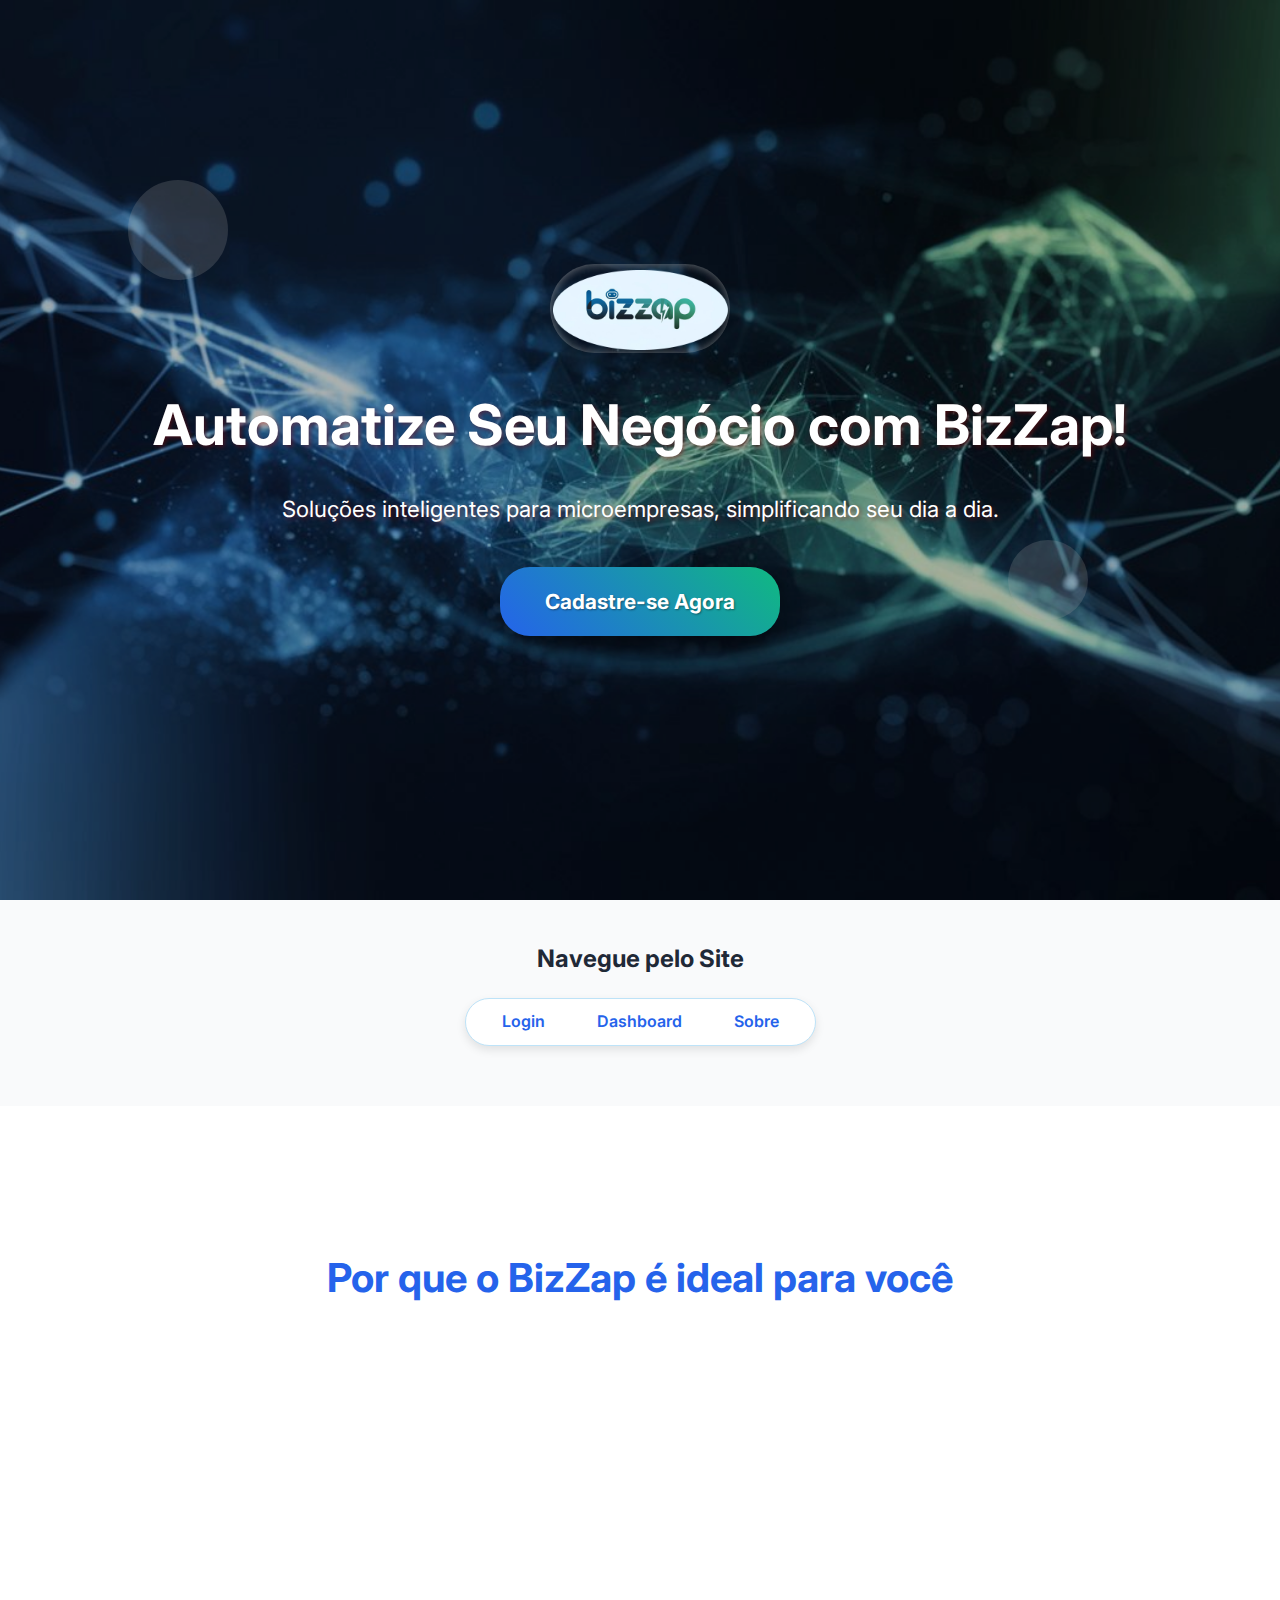
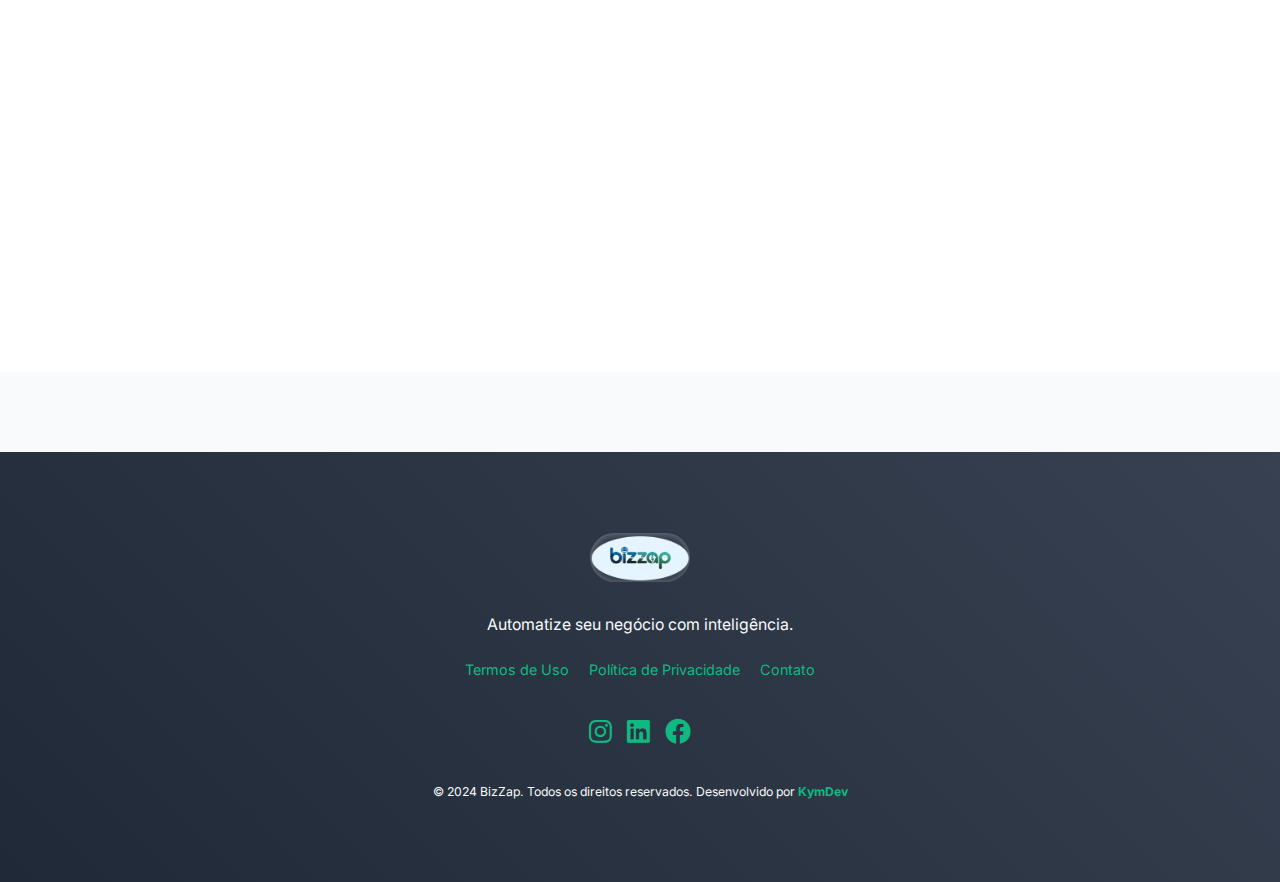
<file: index.html>
<!DOCTYPE html>
<html lang="pt">
<head>
  <meta charset="UTF-8">
  <meta name="viewport" content="width=device-width, initial-scale=1.0">
  <title>BizZap - Automação para Microempresas</title>
  <link rel="stylesheet" href="styles.css">
  <link rel="stylesheet" href="https://cdnjs.cloudflare.com/ajax/libs/font-awesome/6.0.0/css/all.min.css">
  <link href="https://fonts.googleapis.com/css2?family=Inter:wght@400;600;700&display=swap" rel="stylesheet">
</head>
<body>
  <!-- Barra de Progresso do Scroll -->
  <div class="scroll-progress" id="scroll-progress"></div>

  <!-- Cabeçalho com efeito Parallax -->
  <header class="parallax">
    <div class="floating-shapes">
      <div class="shape" style="width: 100px; height: 100px; top: 20%; left: 10%;"></div>
      <div class="shape" style="width: 80px; height: 80px; top: 60%; right: 15%;"></div>
    </div>
    <div class="container">
      <!-- Espaço para a Logo -->
      <div class="logo">
        <img src="imagens/logo2.png" alt="Logo BizZap">
      </div>
      <h1>Automatize Seu Negócio com BizZap!</h1>
      <p class="subtitle">Soluções inteligentes para microempresas, simplificando seu dia a dia.</p>
      <a href="pages/cadastro.html" class="cta-button">Cadastre-se Agora</a>
    </div>
  </header>

  <!-- Seção de Navegação para as Páginas -->
  <section class="links-pages">
    <div class="container">
      <h2>Navegue pelo Site</h2>
      <nav class="pages-nav">
        <ul>
          <li><a href="pages/login.html">Login</a></li>
          <li><a href="pages/dashboard.html">Dashboard</a></li>
          <li><a href="pages/sobre.html">Sobre</a></li>
        </ul>
      </nav>
    </div>
  </section>

  <!-- Seção de Benefícios -->
  <section class="benefits">
    <div class="container">
      <h2>Por que o BizZap é ideal para você</h2>
      <div class="benefits-grid">
        <div class="benefit-item">
          <i class="fas fa-mobile-alt"></i>
          <h3>Mensagens Automatizadas</h3>
          <p>Envie comunicações rápidas via WhatsApp.</p>
        </div>
        <div class="benefit-item">
          <i class="fas fa-chart-line"></i>
          <h3>Previsão de Estoque</h3>
          <p>Insights preditivos para uma gestão eficaz.</p>
        </div>
        <div class="benefit-item">
          <i class="fas fa-robot"></i>
          <h3>Atendimento com IA</h3>
          <p>Chatbot inteligente para suporte 24/7.</p>
        </div>
        <div class="benefit-item">
          <i class="fas fa-database"></i>
          <h3>Integração de Dados</h3>
          <p>Centralize informações e otimize decisões.</p>
        </div>
        <div class="benefit-item">
          <i class="fas fa-headset"></i>
          <h3>Suporte Dedicado</h3>
          <p>Apoio contínuo para maximizar seus resultados.</p>
        </div>
        <div class="benefit-item">
          <i class="fas fa-laptop-code"></i>
          <h3>Interface Intuitiva</h3>
          <p>Design minimalista e de fácil navegação.</p>
        </div>
      </div>
    </div>
  </section>

  <!-- Scripts de Interatividade -->
  <script>
    // Atualiza a barra de progresso conforme o scroll
    window.addEventListener('scroll', () => {
      const scrollProgress = document.getElementById('scroll-progress');
      const windowHeight = document.documentElement.scrollHeight - document.documentElement.clientHeight;
      const scrolled = (window.scrollY / windowHeight) * 100;
      scrollProgress.style.width = scrolled + '%';
    });

    // Animação dos itens da seção de benefícios
    const observer = new IntersectionObserver((entries) => {
      entries.forEach(entry => {
        if (entry.isIntersecting) {
          entry.target.style.opacity = 1;
          entry.target.style.transform = 'translateY(0)';
        }
      });
    });
    document.querySelectorAll('.benefit-item').forEach((el) => {
      el.style.opacity = 0;
      el.style.transform = 'translateY(30px)';
      observer.observe(el);
    });
  </script>

  <!-- Rodapé -->
  <footer class="site-footer">
    <div class="container">
      <div class="footer-content">
        <!-- Branding -->
        <div class="footer-branding">
          <img src="imagens/logo2.png" alt="Logo BizZap" class="footer-logo">
          <p class="footer-tagline">Automatize seu negócio com inteligência.</p>
        </div>
        <!-- Links Úteis -->
        <div class="footer-links">
          <a href="#">Termos de Uso</a>
          <a href="#">Política de Privacidade</a>
          <a href="#">Contato</a>
        </div>
        <!-- Ícones Sociais -->
        <div class="social-links">
          <a href="#" target="_blank" class="social-link"><i class="fab fa-instagram"></i></a>
          <a href="#" target="_blank" class="social-link"><i class="fab fa-linkedin"></i></a>
          <a href="#" target="_blank" class="social-link"><i class="fab fa-facebook"></i></a>
        </div>
        <!-- Créditos -->
        <div class="footer-credit">
          <p>© 2024 BizZap. Todos os direitos reservados. Desenvolvido por <a href="https://github.com/KymDev" class="credit-link" target="_blank">KymDev</a></p>
        </div>
      </div>
    </div>
  </footer>
</body>
</html>
</file>
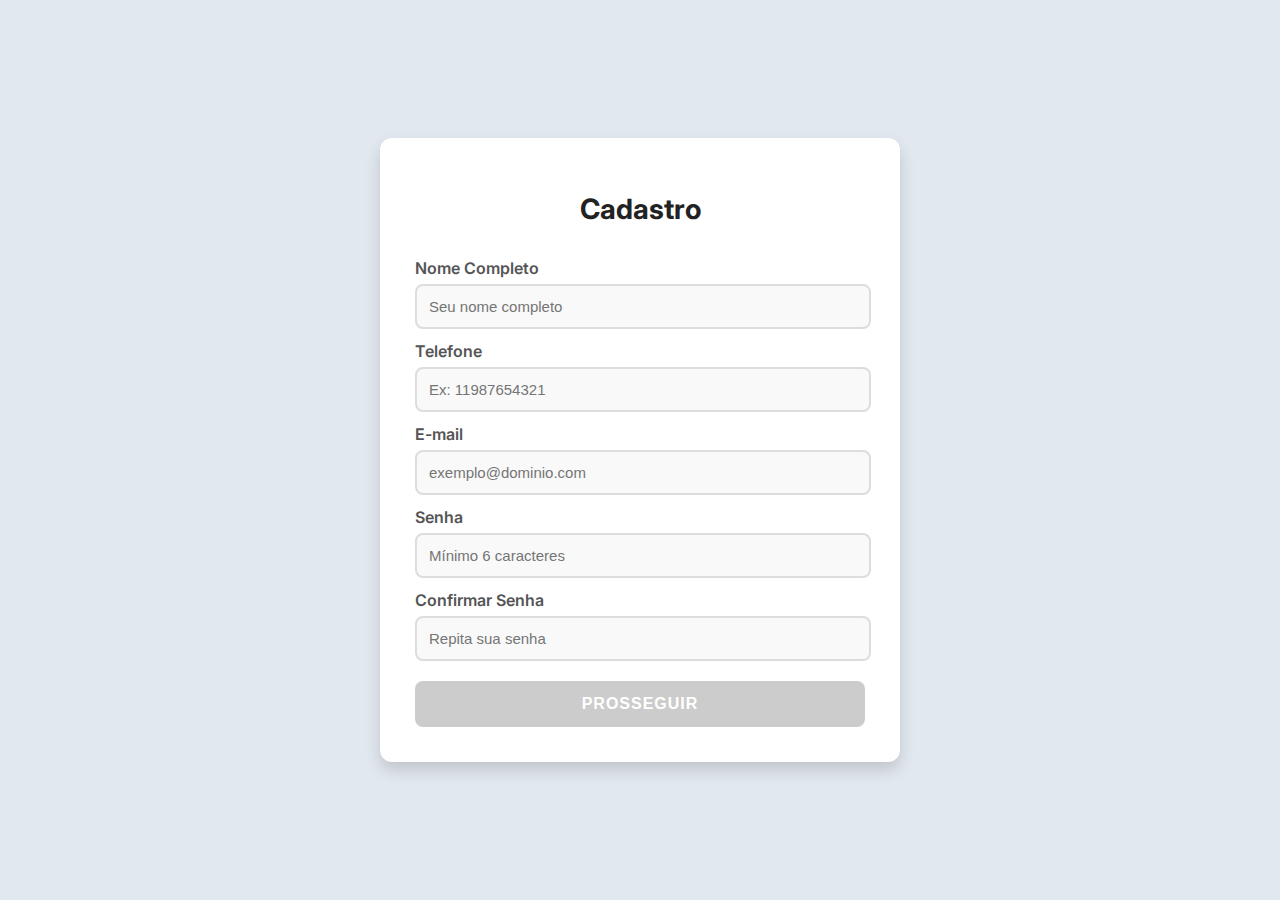
<file: pages/cadastro.html>
<!DOCTYPE html>
<html lang="pt">
<head>
  <meta charset="UTF-8">
  <meta name="viewport" content="width=device-width, initial-scale=1.0">
  <title>Cadastro - BizZap</title>
  <link rel="stylesheet" href="cadastro.css">
</head>
<body>
  <div class="container">
    <h1>Cadastro</h1>
    <form id="cadastroForm">
      <label for="nome">Nome Completo</label>
      <input type="text" id="nome" name="nome" placeholder="Seu nome completo" required>

      <label for="telefone">Telefone</label>
      <input type="tel" id="telefone" name="telefone" pattern="[0-9]{10,11}" placeholder="Ex: 11987654321" required>

      <label for="email">E-mail</label>
      <input type="email" id="email" name="email" placeholder="exemplo@dominio.com" required>

      <label for="senha">Senha</label>
      <input type="password" id="senha" name="senha" placeholder="Mínimo 6 caracteres" minlength="6" required>

      <label for="confirmarSenha">Confirmar Senha</label>
      <input type="password" id="confirmarSenha" name="confirmarSenha" placeholder="Repita sua senha" required>

      <button type="submit" id="prosseguirBtn" disabled>Prosseguir</button>
    </form>
  </div>

  <script>
    document.addEventListener("DOMContentLoaded", function() {
      const form = document.getElementById("cadastroForm");
      const nome = document.getElementById("nome");
      const telefone = document.getElementById("telefone");
      const email = document.getElementById("email");
      const senha = document.getElementById("senha");
      const confirmarSenha = document.getElementById("confirmarSenha");
      const prosseguirBtn = document.getElementById("prosseguirBtn");

      function validateForm() {
        // Se o formulário é válido e as senhas coincidem, habilita o botão
        if (form.checkValidity() && senha.value === confirmarSenha.value) {
          prosseguirBtn.disabled = false;
        } else {
          prosseguirBtn.disabled = true;
        }
      }

      form.addEventListener("input", validateForm);

      form.addEventListener("submit", function(e) {
        e.preventDefault();
        if (senha.value !== confirmarSenha.value) {
          alert("As senhas não coincidem!");
          return;
        }
        // Armazena dados básicos (opcional, para uso na página de pagamento)
        localStorage.setItem("nome", nome.value);
        localStorage.setItem("telefone", telefone.value);
        localStorage.setItem("email", email.value);

        // Redireciona para a página de pagamento
        window.location.href = "../pages/pagamento.html";
      });
    });
  </script>
</body>
</html>
</file>
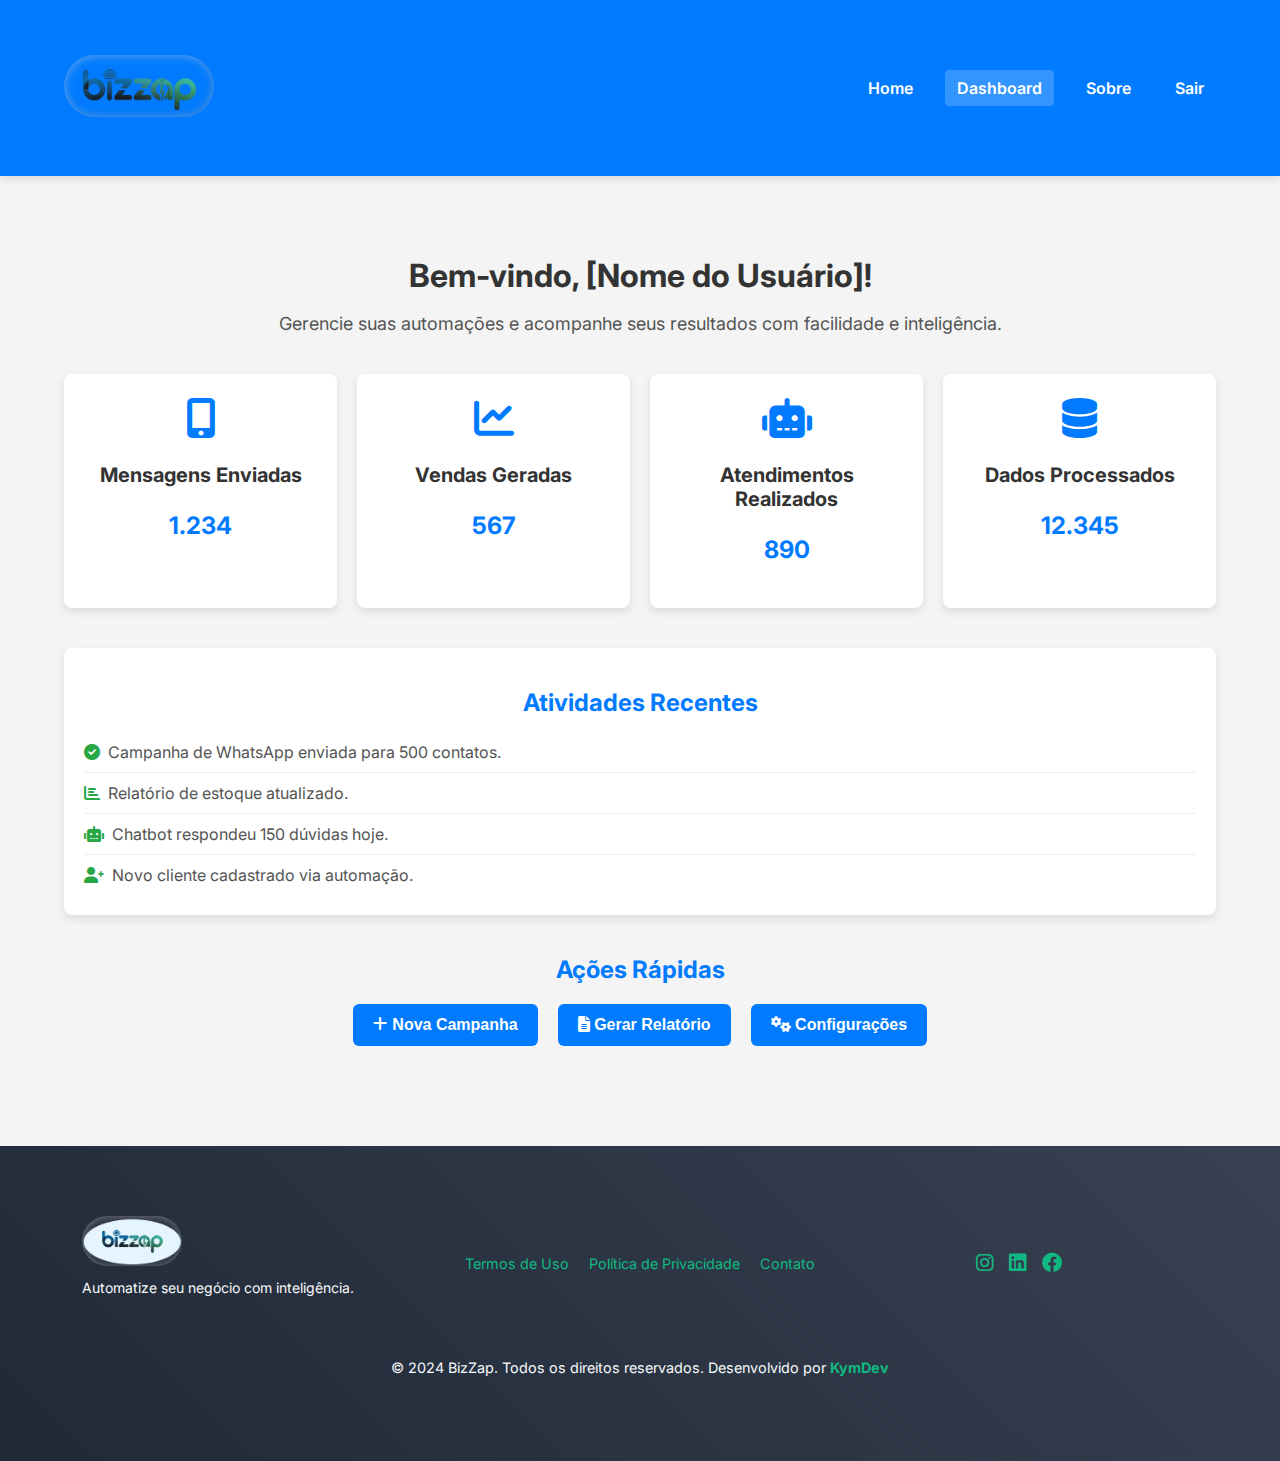
<file: pages/dashboard.html>
<!DOCTYPE html>
<html lang="pt">
<head>
  <meta charset="UTF-8">
  <meta name="viewport" content="width=device-width, initial-scale=1.0">
  <title>Dashboard - BizZap</title>
  <link rel="stylesheet" href="dash.css">
  <link rel="stylesheet" href="https://cdnjs.cloudflare.com/ajax/libs/font-awesome/6.0.0/css/all.min.css">
  <link href="https://fonts.googleapis.com/css2?family=Inter:wght@400;600;700&display=swap" rel="stylesheet">
</head>
<body>
  <!-- Cabeçalho -->
  <header class="site-header">
    <div class="container">
      <div class="logo">
        <img src="/imagens/logo.png" alt="Logo BizZap">
      </div>
      <nav class="main-nav">
        <ul>
          <li><a href="/index.html">Home</a></li>
          <li><a href="dashboard.html" class="active">Dashboard</a></li>
          <li><a href="sobre.html">Sobre</a></li>
          <li><a href="logout.html">Sair</a></li>
        </ul>
      </nav>
    </div>
  </header>

  <!-- Conteúdo Principal -->
  <main class="container">
    <!-- Seção de Boas-Vindas -->
    <section class="welcome-section">
      <h1>Bem-vindo, [Nome do Usuário]!</h1>
      <p>Gerencie suas automações e acompanhe seus resultados com facilidade e inteligência.</p>
    </section>

    <!-- Seção de Métricas -->
    <section class="metrics-section">
      <div class="metric-card">
        <div class="icon"><i class="fas fa-mobile-alt"></i></div>
        <h3>Mensagens Enviadas</h3>
        <p>1.234</p>
      </div>
      <div class="metric-card">
        <div class="icon"><i class="fas fa-chart-line"></i></div>
        <h3>Vendas Geradas</h3>
        <p>567</p>
      </div>
      <div class="metric-card">
        <div class="icon"><i class="fas fa-robot"></i></div>
        <h3>Atendimentos Realizados</h3>
        <p>890</p>
      </div>
      <div class="metric-card">
        <div class="icon"><i class="fas fa-database"></i></div>
        <h3>Dados Processados</h3>
        <p>12.345</p>
      </div>
    </section>

    <!-- Seção de Atividades Recentes -->
    <section class="activity-section">
      <h2>Atividades Recentes</h2>
      <ul class="activity-list">
        <li><i class="fas fa-check-circle"></i> Campanha de WhatsApp enviada para 500 contatos.</li>
        <li><i class="fas fa-chart-bar"></i> Relatório de estoque atualizado.</li>
        <li><i class="fas fa-robot"></i> Chatbot respondeu 150 dúvidas hoje.</li>
        <li><i class="fas fa-user-plus"></i> Novo cliente cadastrado via automação.</li>
      </ul>
    </section>

    <!-- Seção de Ações Rápidas -->
    <section class="quick-actions">
      <h2>Ações Rápidas</h2>
      <div class="actions-buttons">
        <button class="action-btn"><i class="fas fa-plus"></i> Nova Campanha</button>
        <button class="action-btn"><i class="fas fa-file-alt"></i> Gerar Relatório</button>
        <button class="action-btn"><i class="fas fa-cogs"></i> Configurações</button>
      </div>
    </section>
  </main>

  <!-- Rodapé -->
  <footer class="site-footer">
    <div class="container">
      <div class="footer-content">
        <!-- Branding do Rodapé -->
        <div class="footer-branding">
          <img src="/imagens/logo2.png" alt="Logo BizZap" class="footer-logo">
          <p class="footer-tagline">Automatize seu negócio com inteligência.</p>
        </div>
        <!-- Links Úteis -->
        <div class="footer-links">
          <a href="/terms/termosuso.html" target="_blank">Termos de Uso</a>
          <a href="/terms/polipriv.html" target="_blank">Política de Privacidade</a>
          <a href="/terms/contatos.html" target="_blank">Contato</a>
        </div>
        <!-- Redes Sociais -->
        <div class="social-links">
          <a href="#" target="_blank" class="social-link"><i class="fab fa-instagram"></i></a>
          <a href="#" target="_blank" class="social-link"><i class="fab fa-linkedin"></i></a>
          <a href="#" target="_blank" class="social-link"><i class="fab fa-facebook"></i></a>
        </div>
        <!-- Créditos -->
        <div class="footer-credit">
          <p>© 2024 BizZap. Todos os direitos reservados. Desenvolvido por <a href="https://github.com/KymDev" target="_blank" class="credit-link">KymDev</a></p>
        </div>
      </div>
    </div>
  </footer>
</body>
</html>
</file>
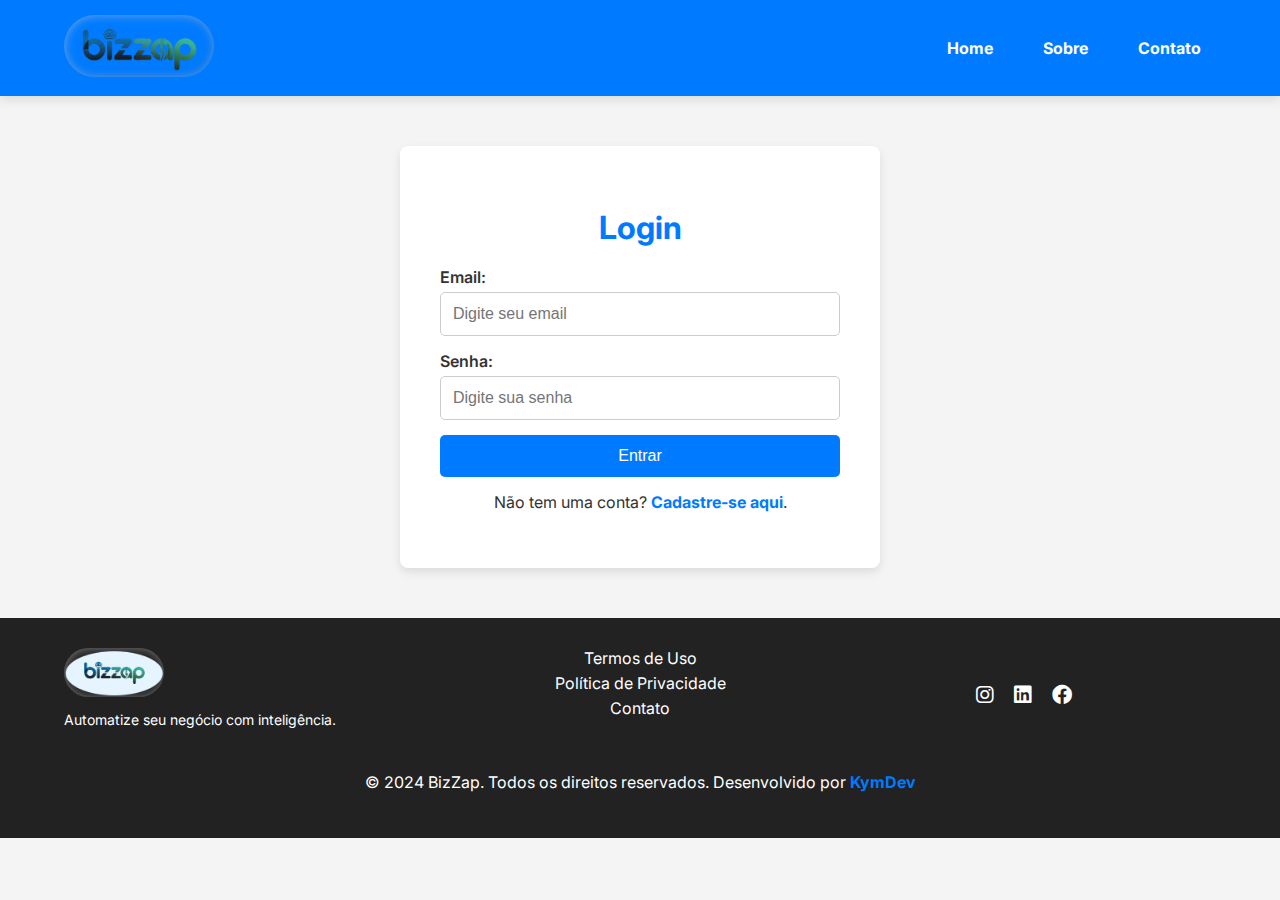
<file: pages/login.html>
<!DOCTYPE html>
<html lang="pt">
<head>
  <meta charset="UTF-8">
  <meta name="viewport" content="width=device-width, initial-scale=1.0">
  <title>Login - BizZap</title>
  <link rel="stylesheet" href="pages.css">
  <link rel="stylesheet" href="https://cdnjs.cloudflare.com/ajax/libs/font-awesome/6.0.0/css/all.min.css">
  <link href="https://fonts.googleapis.com/css2?family=Inter:wght@400;600;700&display=swap" rel="stylesheet">
</head>
<body>
  <!-- Cabeçalho padrão -->
  <header class="site-header">
    <div class="container">
      <div class="logo">
        <img src="/imagens/logo.png" alt="Logo BizZap">
      </div>
      <nav class="main-nav">
        <ul>
          <li><a href=".\index.html">Home</a></li>
          <li><a href="sobre.html">Sobre</a></li>
          <li><a href="contato.html">Contato</a></li>
        </ul>
      </nav>
    </div>
  </header>

  <!-- Conteúdo Principal - Login -->
  <main class="container">
    <h1>Login</h1>
    <form action="#" method="post" class="form-login">
      <label for="email">Email:</label>
      <input type="email" id="email" name="email" placeholder="Digite seu email" required>
      
      <label for="senha">Senha:</label>
      <input type="password" id="senha" name="senha" placeholder="Digite sua senha" required>
      
      <button type="submit" class="btn">Entrar</button>
    </form>
    <p>Não tem uma conta? <a href="cadastro.html">Cadastre-se aqui</a>.</p>
  </main>

  <!-- Rodapé -->
  <footer class="site-footer">
    <div class="container">
      <div class="footer-content">
        <!-- Branding -->
        <div class="footer-branding">
          <img src="/imagens/logo2.png" alt="Logo BizZap" class="footer-logo">
          <p class="footer-tagline">Automatize seu negócio com inteligência.</p>
        </div>
        <!-- Links Úteis -->
        <div class="footer-links">
            <a href="/terms/termosuso.html" target="_blank">Termos de Uso</a>
          <a href="/terms/polipriv.html" target="_blank">Política de Privacidade</a>
          <a href="/terms/contatos.html" target="_blank">Contato</a>
    
        </div>
        <!-- Ícones Sociais -->
        <div class="social-links">
          <a href="#" target="_blank" class="social-link"><i class="fab fa-instagram"></i></a>
          <a href="#" target="_blank" class="social-link"><i class="fab fa-linkedin"></i></a>
          <a href="#" target="_blank" class="social-link"><i class="fab fa-facebook"></i></a>
        </div>
        <!-- Créditos -->
        <div class="footer-credit">
          <p>© 2024 BizZap. Todos os direitos reservados. Desenvolvido por <a href="https://github.com/KymDev" class="credit-link" target="_blank">KymDev</a></p>
        </div>
      </div>
    </div>
  </footer>
</body>
</html>
</file>
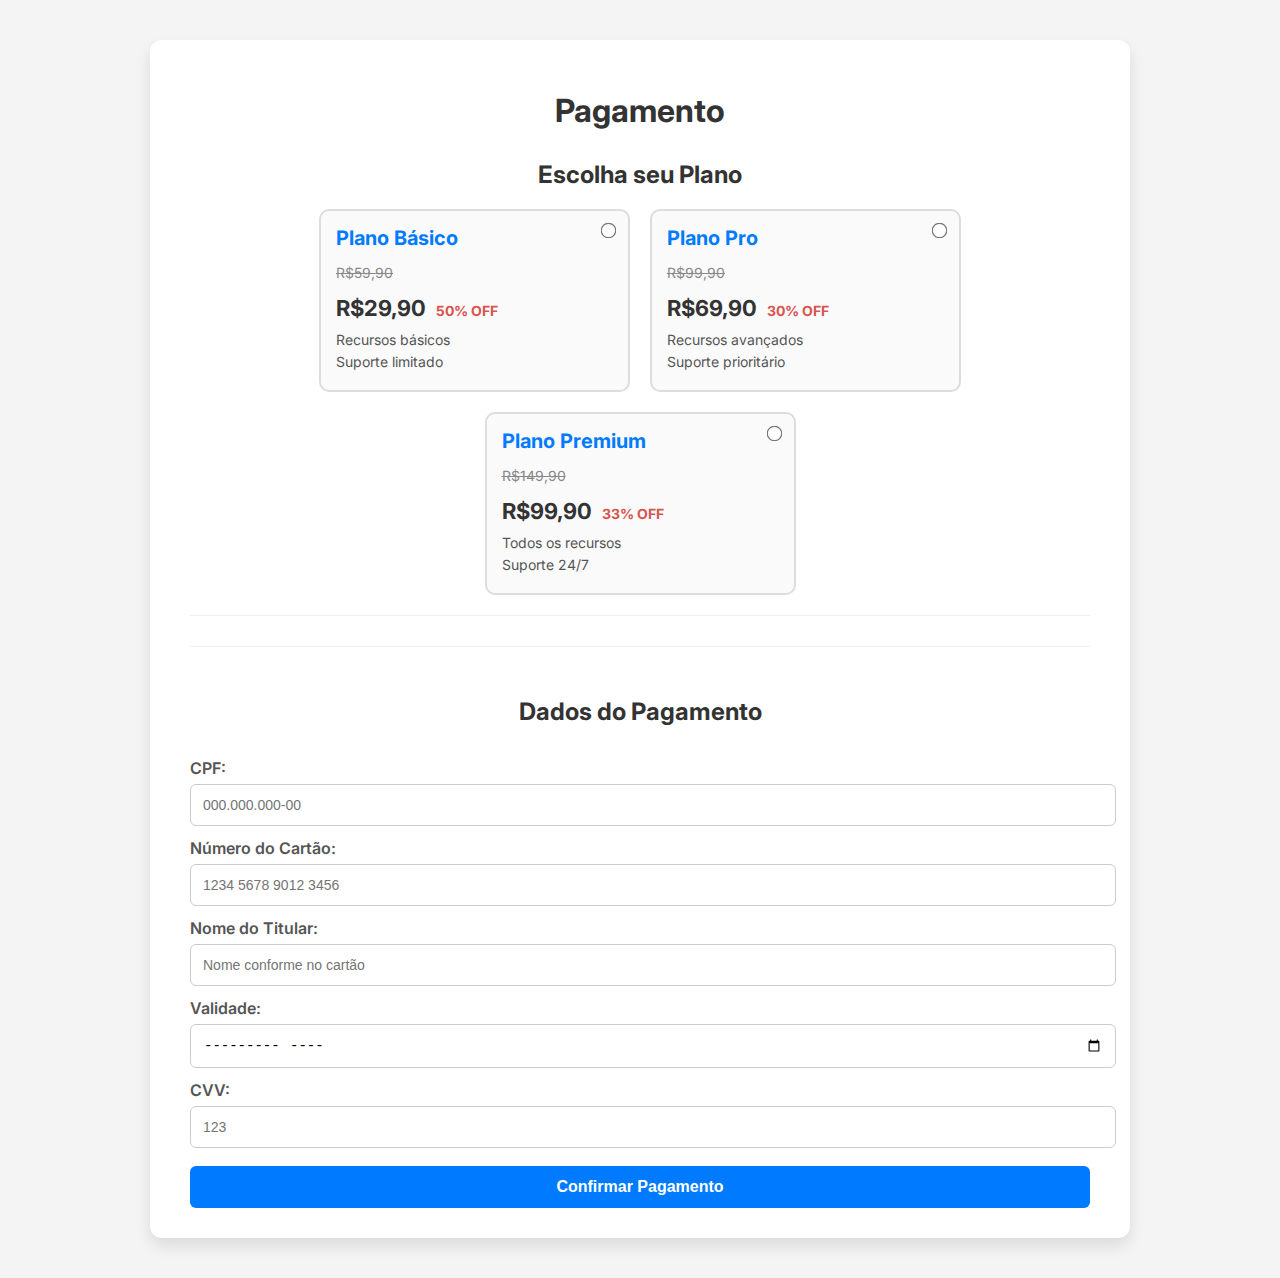
<file: pages/pagamento.html>
<!DOCTYPE html>
<html lang="pt">
<head>
  <meta charset="UTF-8">
  <meta name="viewport" content="width=device-width, initial-scale=1.0">
  <title>Pagamento - BizZap</title>
  <link rel="stylesheet" href="pagamento.css">
  <link href="https://fonts.googleapis.com/css2?family=Inter:wght@400;600;700&display=swap" rel="stylesheet">
</head>
<body>
  <div class="container">
    <h1>Pagamento</h1>

    <!-- Seção de Seleção de Plano -->
    <section class="plan-selection">
      <h2>Escolha seu Plano</h2>
      <div class="plan-cards">
        <div class="plan-card">
          <input type="radio" id="plano-basico" name="plano" value="basico">
          <label for="plano-basico">
            <h3>Plano Básico</h3>
            <p class="old-price">R$59,90</p>
            <p class="new-price">R$29,90 <span class="discount">50% OFF</span></p>
            <ul class="features">
              <li>Recursos básicos</li>
              <li>Suporte limitado</li>
            </ul>
          </label>
        </div>
        <div class="plan-card">
          <input type="radio" id="plano-pro" name="plano" value="pro">
          <label for="plano-pro">
            <h3>Plano Pro</h3>
            <p class="old-price">R$99,90</p>
            <p class="new-price">R$69,90 <span class="discount">30% OFF</span></p>
            <ul class="features">
              <li>Recursos avançados</li>
              <li>Suporte prioritário</li>
            </ul>
          </label>
        </div>
        <div class="plan-card">
          <input type="radio" id="plano-premium" name="plano" value="premium">
          <label for="plano-premium">
            <h3>Plano Premium</h3>
            <p class="old-price">R$149,90</p>
            <p class="new-price">R$99,90 <span class="discount">33% OFF</span></p>
            <ul class="features">
              <li>Todos os recursos</li>
              <li>Suporte 24/7</li>
            </ul>
          </label>
        </div>
      </div>
    </section>

    <!-- Seção de Detalhes do Pagamento -->
    <section class="payment-details">
      <h2>Dados do Pagamento</h2>
      <form id="paymentForm">
        <label for="cpf">CPF:</label>
        <input type="text" id="cpf" name="cpf" placeholder="000.000.000-00" required>
        
        <label for="cartao">Número do Cartão:</label>
        <input type="text" id="cartao" name="cartao" placeholder="1234 5678 9012 3456" required>
        
        <label for="nomeCartao">Nome do Titular:</label>
        <input type="text" id="nomeCartao" name="nomeCartao" placeholder="Nome conforme no cartão" required>
        
        <label for="validade">Validade:</label>
        <input type="month" id="validade" name="validade" required>
        
        <label for="cvv">CVV:</label>
        <input type="text" id="cvv" name="cvv" placeholder="123" required>
        
        <button type="submit">Confirmar Pagamento</button>
      </form>
    </section>

    <!-- Seção de Confirmação do Plano Selecionado -->
    <section class="confirmation" id="confirmationSection" style="display: none;">
      <h2>Confirmação do Plano</h2>
      <p id="selectedPlanInfo"></p>
    </section>
  </div>

  <script>
    // Lógica para exibir a confirmação do plano selecionado ao enviar o formulário
    const paymentForm = document.getElementById('paymentForm');
    const confirmationSection = document.getElementById('confirmationSection');
    const selectedPlanInfo = document.getElementById('selectedPlanInfo');

    paymentForm.addEventListener('submit', function(e) {
      e.preventDefault();
      
      // Verifica se um plano foi selecionado
      const planRadios = document.getElementsByName('plano');
      let selectedPlan = null;
      planRadios.forEach(radio => {
        if (radio.checked) {
          selectedPlan = radio.value;
        }
      });

      if (!selectedPlan) {
        alert('Por favor, selecione um plano.');
        return;
      }

      let planText = '';
      if (selectedPlan === 'basico') {
        planText = 'Você escolheu o Plano Básico: R$29,90 (de R$59,90, 50% OFF)';
      } else if (selectedPlan === 'pro') {
        planText = 'Você escolheu o Plano Pro: R$69,90 (de R$99,90, 30% OFF)';
      } else if (selectedPlan === 'premium') {
        planText = 'Você escolheu o Plano Premium: R$99,90 (de R$149,90, 33% OFF)';
      }
      
      selectedPlanInfo.textContent = planText;
      confirmationSection.style.display = 'block';

      // Aqui você pode enviar os dados para o servidor ou proceder com o processamento do pagamento.
      window.location.href = "../pages/dashboard.html";
    });
  </script>
</body>
</html>
</file>
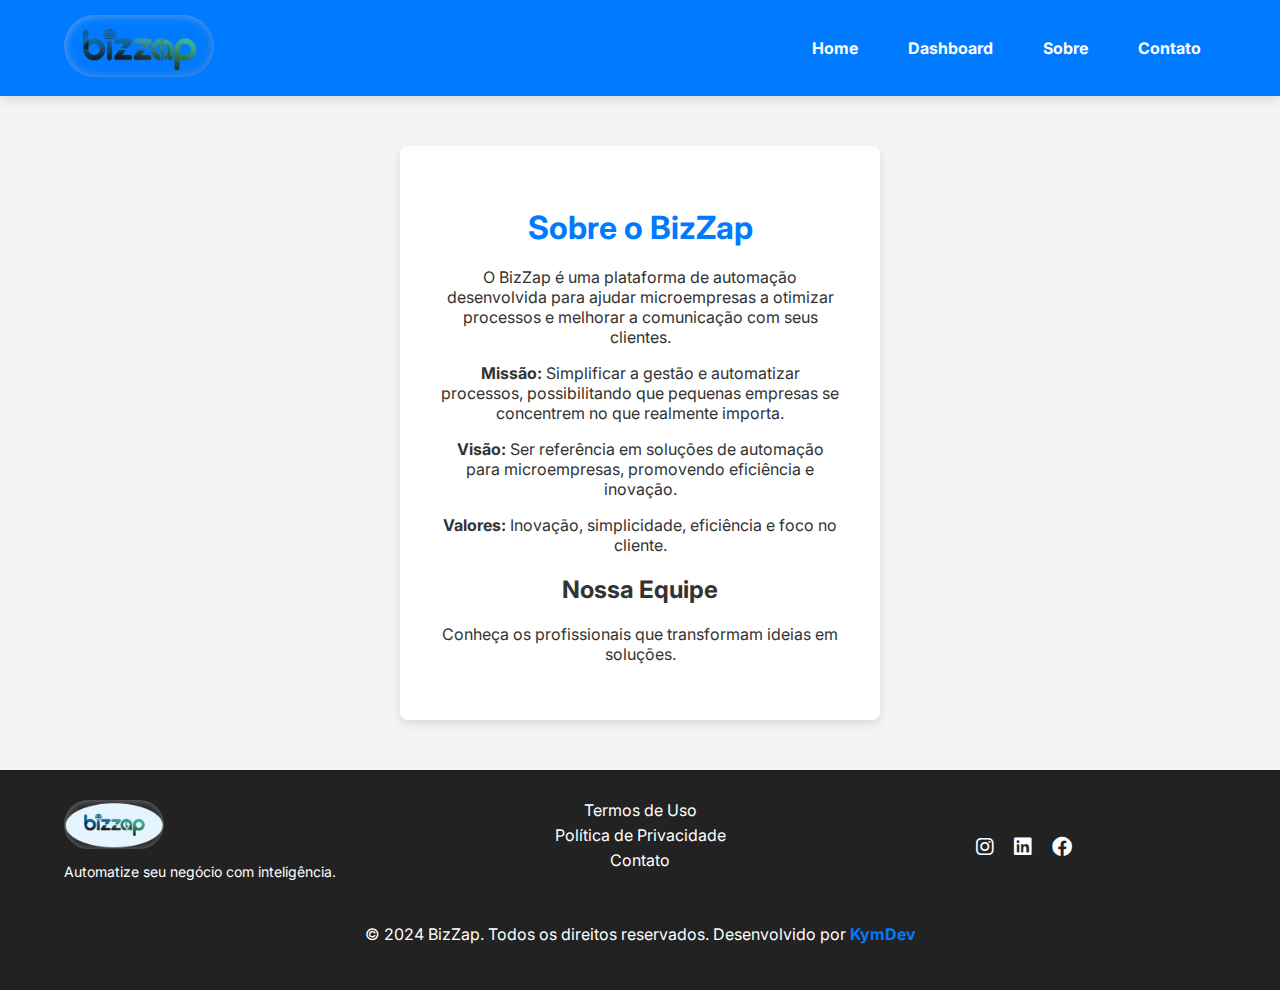
<file: pages/sobre.html>
<!DOCTYPE html>
<html lang="pt">
<head>
  <meta charset="UTF-8">
  <meta name="viewport" content="width=device-width, initial-scale=1.0">
  <title>Sobre - BizZap</title>
  <link rel="stylesheet" href="pages.css">
  <link rel="stylesheet" href="https://cdnjs.cloudflare.com/ajax/libs/font-awesome/6.0.0/css/all.min.css">
  <link href="https://fonts.googleapis.com/css2?family=Inter:wght@400;600;700&display=swap" rel="stylesheet">
</head>
<body>
  <!-- Cabeçalho padrão -->
  <header class="site-header">
    <div class="container">
      <div class="logo">
        <img src="/imagens/logo.png" alt="Logo BizZap">
      </div>
      <nav class="main-nav">
        <ul>
          <li><a href="index.html">Home</a></li>
          <li><a href="dashboard.html">Dashboard</a></li>
          <li><a href="sobre.html" class="active">Sobre</a></li>
          <li><a href="contato.html">Contato</a></li>
        </ul>
      </nav>
    </div>
  </header>

  <!-- Conteúdo Principal - Sobre -->
  <main class="container">
    <h1>Sobre o BizZap</h1>
    <p>O BizZap é uma plataforma de automação desenvolvida para ajudar microempresas a otimizar processos e melhorar a comunicação com seus clientes.</p>
    <p><strong>Missão:</strong> Simplificar a gestão e automatizar processos, possibilitando que pequenas empresas se concentrem no que realmente importa.</p>
    <p><strong>Visão:</strong> Ser referência em soluções de automação para microempresas, promovendo eficiência e inovação.</p>
    <p><strong>Valores:</strong> Inovação, simplicidade, eficiência e foco no cliente.</p>
    <h2>Nossa Equipe</h2>
    <p>Conheça os profissionais que transformam ideias em soluções.</p>
    <!-- Você pode adicionar fotos e descrições da equipe aqui -->
  </main>

  <!-- Rodapé -->
  <footer class="site-footer">
    <div class="container">
      <div class="footer-content">
        <!-- Branding -->
        <div class="footer-branding">
          <img src="/imagens/logo2.png" alt="Logo BizZap" class="footer-logo">
          <p class="footer-tagline">Automatize seu negócio com inteligência.</p>
        </div>
        <!-- Links Úteis -->
        <div class="footer-links">
          <a href="#">Termos de Uso</a>
          <a href="#">Política de Privacidade</a>
          <a href="#">Contato</a>
        </div>
        <!-- Ícones Sociais -->
        <div class="social-links">
          <a href="#" target="_blank" class="social-link"><i class="fab fa-instagram"></i></a>
          <a href="#" target="_blank" class="social-link"><i class="fab fa-linkedin"></i></a>
          <a href="#" target="_blank" class="social-link"><i class="fab fa-facebook"></i></a>
        </div>
        <!-- Créditos -->
        <div class="footer-credit">
          <p>© 2024 BizZap. Todos os direitos reservados. Desenvolvido por <a href="https://github.com/KymDev" class="credit-link" target="_blank">KymDev</a></p>
        </div>
      </div>
    </div>
  </footer>
</body>
</html>
</file>
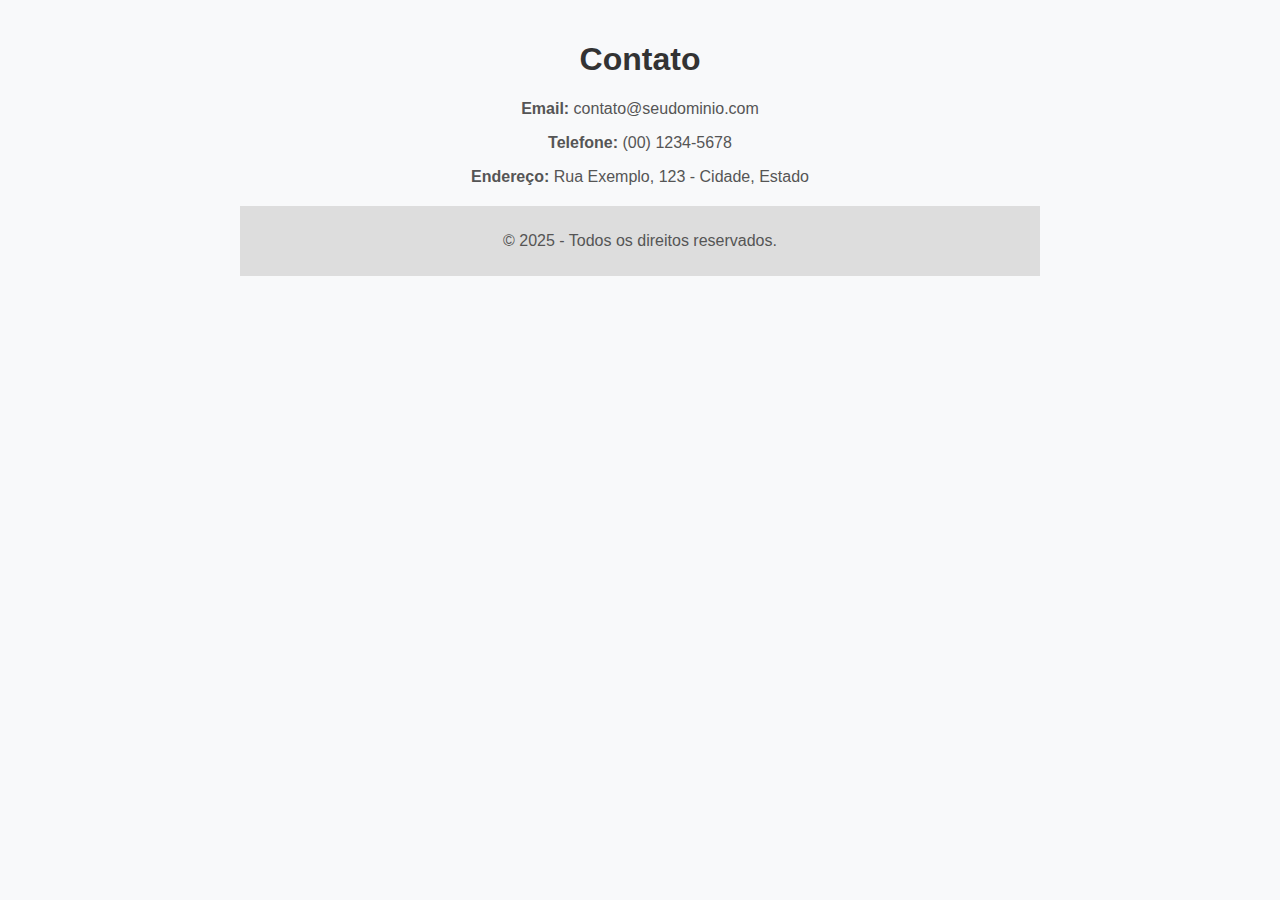
<file: terms/contatos.html>
<!DOCTYPE html>
<html lang="pt-BR">
<head>
    <meta charset="UTF-8">
    <meta name="viewport" content="width=device-width, initial-scale=1.0">
    <title>Contato</title>
    <style>
        body {
            font-family: Arial, sans-serif;
            margin: 20px;
            padding: 20px;
            max-width: 800px;
            margin: auto;
            background-color: #f8f9fa;
        }
        h1 {
            text-align: center;
            color: #333;
        }
        p {
            text-align: center;
            color: #555;
        }
        .contact-info {
            text-align: center;
            margin-top: 20px;
        }
        footer {
            text-align: center;
            margin-top: 20px;
            padding: 10px;
            background: #ddd;
        }
    </style>
</head>
<body>
    <h1>Contato</h1>
    <div class="contact-info">
        <p><strong>Email:</strong> contato@seudominio.com</p>
        <p><strong>Telefone:</strong> (00) 1234-5678</p>
        <p><strong>Endereço:</strong> Rua Exemplo, 123 - Cidade, Estado</p>
    </div>
    
    <footer>
        <p>&copy; 2025 - Todos os direitos reservados.</p>
    </footer>
</body>
</html>
</file>
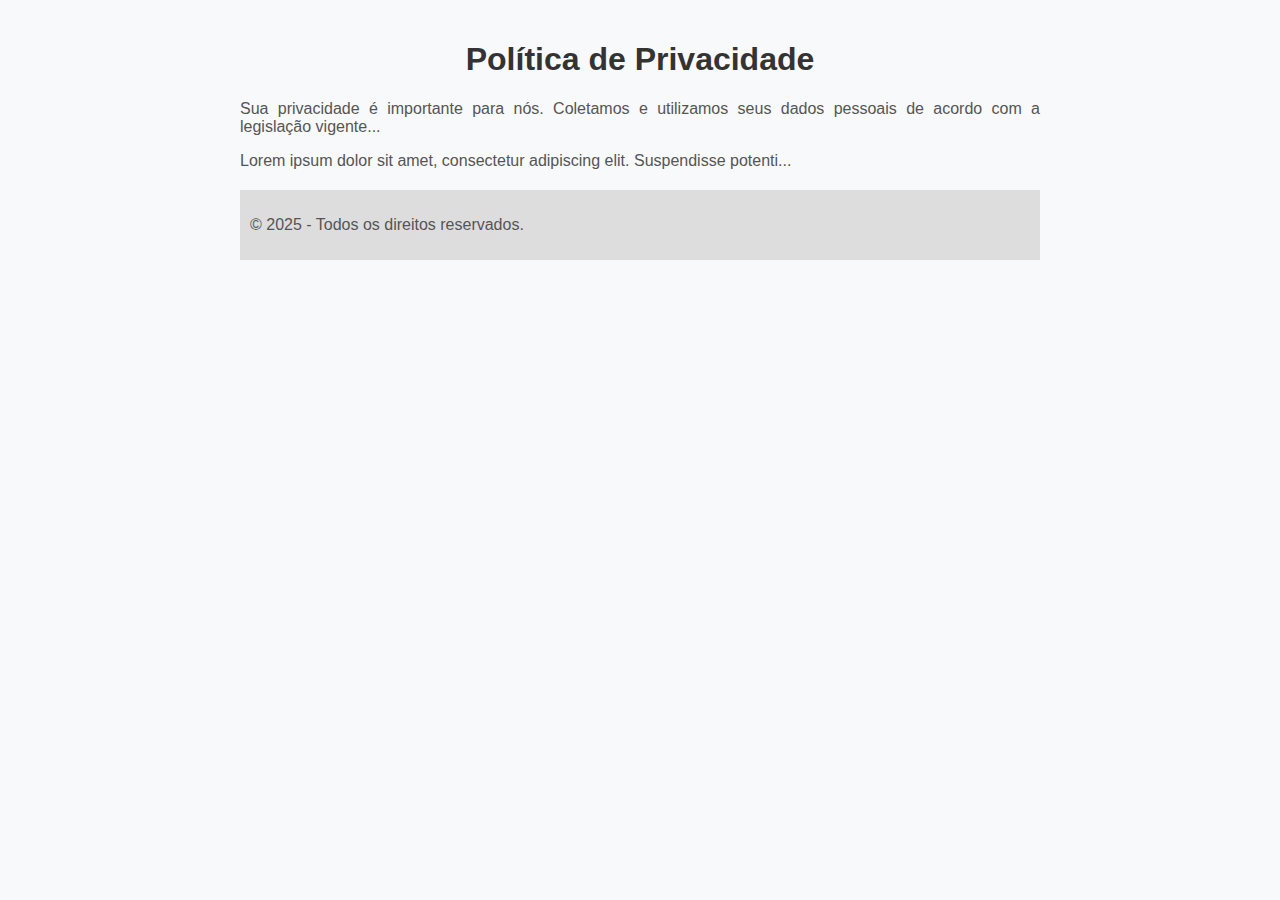
<file: terms/polipriv.html>
<!DOCTYPE html>
<html lang="pt-BR">
<head>
    <meta charset="UTF-8">
    <meta name="viewport" content="width=device-width, initial-scale=1.0">
    <title>Política de Privacidade</title>
    <style>
        body {
            font-family: Arial, sans-serif;
            margin: 20px;
            padding: 20px;
            max-width: 800px;
            margin: auto;
            background-color: #f8f9fa;
        }
        h1 {
            text-align: center;
            color: #333;
        }
        p {
            text-align: justify;
            color: #555;
        }
        footer {
            text-align: center;
            margin-top: 20px;
            padding: 10px;
            background: #ddd;
        }
    </style>
</head>
<body>
    <h1>Política de Privacidade</h1>
    <p>Sua privacidade é importante para nós. Coletamos e utilizamos seus dados pessoais de acordo com a legislação vigente...</p>
    <p>Lorem ipsum dolor sit amet, consectetur adipiscing elit. Suspendisse potenti...</p>
    
    <footer>
        <p>&copy; 2025 - Todos os direitos reservados.</p>
    </footer>
</body>
</html>
</file>
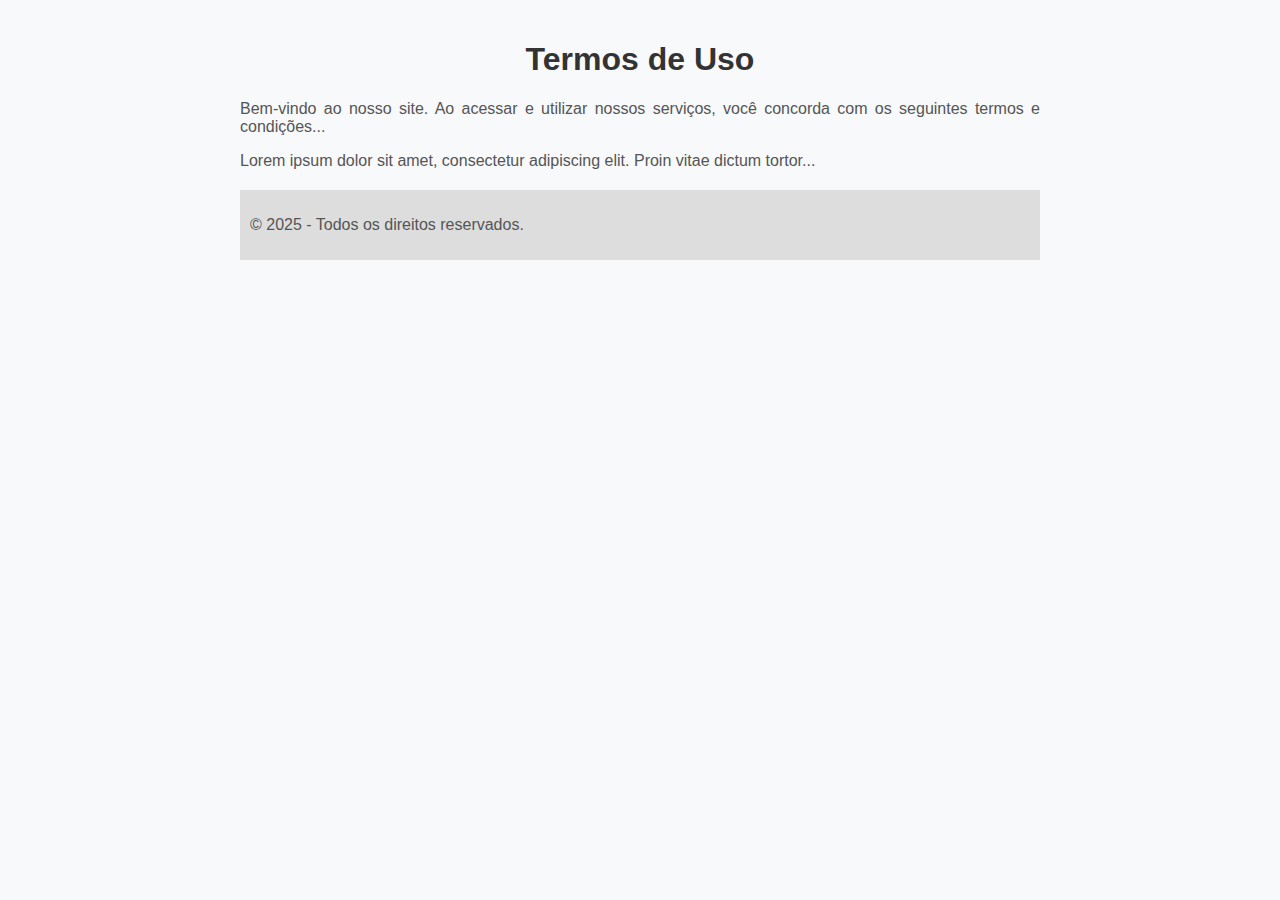
<file: terms/termosuso.html>
<!DOCTYPE html>
<html lang="pt-BR">
<head>
    <meta charset="UTF-8">
    <meta name="viewport" content="width=device-width, initial-scale=1.0">
    <title>Termos de Uso</title>
    <style>
        body {
            font-family: Arial, sans-serif;
            margin: 20px;
            padding: 20px;
            max-width: 800px;
            margin: auto;
            background-color: #f8f9fa;
        }
        h1 {
            text-align: center;
            color: #333;
        }
        p {
            text-align: justify;
            color: #555;
        }
        footer {
            text-align: center;
            margin-top: 20px;
            padding: 10px;
            background: #ddd;
        }
    </style>
</head>
<body>
    <h1>Termos de Uso</h1>
    <p>Bem-vindo ao nosso site. Ao acessar e utilizar nossos serviços, você concorda com os seguintes termos e condições...</p>
    <p>Lorem ipsum dolor sit amet, consectetur adipiscing elit. Proin vitae dictum tortor...</p>
    
    <footer>
        <p>&copy; 2025 - Todos os direitos reservados.</p>
    </footer>
</body>
</html>
</file>
<file: styles.css>
/* ===== ESTILOS GERAIS ===== */
* {
    margin: 0;
    padding: 0;
    box-sizing: border-box;
    font-family: 'Inter', sans-serif;
  }
  
  html {
    scroll-behavior: smooth;
  }
  
  body {
    line-height: 1.6;
    background: #F9FAFB; /* Fundo suave */
    overflow-x: hidden;
    color: #1F2937; /* Texto em cinza escuro */
  }
  
  /* ===== CONTAINER CENTRAL ===== */
  .container {
    max-width: 1200px;
    margin: 0 auto;
    padding: 40px 20px;
    position: relative;
    z-index: 1;
    text-align: center;
  }
  
  /* ===== BARRA DE SCROLL ===== */
  .scroll-progress {
    position: fixed;
    top: 0;
    left: 0;
    height: 4px;
    background: #2563EB;
    z-index: 9999;
    transition: width 0.3s ease;
  }
  
  /* ===== CABEÇALHO COM PARALLAX ===== */
  .parallax {
    background-attachment: fixed;
    background-position: center;
    background-repeat: no-repeat;
    background-size: cover;
    position: relative;
    min-height: 100vh;
    display: flex;
    align-items: center;
    justify-content: center;
    background-image: url('imagens/parallax.jpeg');
  }
  
  .parallax::after {
    content: '';
    position: absolute;
    top: 0;
    left: 0;
    width: 100%;
    height: 100%;
    background: rgba(0,0,0,0.3);
  }
  
  /* Floating shapes (opcional) */
  .floating-shapes .shape {
    position: absolute;
    background: rgba(255, 255, 255, 0.2);
    border-radius: 50%;
  }
  
  /* ===== LOGO ===== */
  .logo {
    position: relative;
    z-index: 1;
    margin-bottom: 20px;
  }
  
  .logo img {
    max-width: 180px;
    height: auto;
    background-color: transparent;
    border-radius: 100px;
    box-shadow: inset 1px 1px 10px rgba(255, 255, 255, 0.3),
                inset -1px -1px 10px rgba(114, 114, 113, 0.3);
    transition: box-shadow 0.3s ease;
  }
  
  .logo img:hover {
    box-shadow: inset 1px 1px 10px rgba(252,243,127,0.62),
                inset -1px -1px 10px rgba(0,0,0,0.68);
  }
  
  /* ===== TÍTULO E SUBTÍTULO DO CABEÇALHO ===== */
  h1 {
    font-size: 3.5em;
    margin-bottom: 20px;
    animation: fadeInUp 1s ease;
    color: #FFFFFF;
    text-shadow: 2px 2px 4px rgba(148,9,9,0.4);
  }
  
  .subtitle {
    font-size: 1.4em;
    margin-bottom: 40px;
    animation: fadeInUp 1s ease 0.3s;
    animation-fill-mode: backwards;
    color: #FFFFFF;
    text-shadow: 2px 2px 4px rgba(148,9,9,0.44);
  }
  
  /* ===== BOTÃO CTA ===== */
  .cta-button {
    display: inline-block;
    background: linear-gradient(45deg, #2563EB, #10B981);
    color: #FFFFFF;
    text-shadow: 1px 1px 2px rgba(0,0,0,0.4);
    padding: 18px 45px;
    border-radius: 30px;
    text-decoration: none;
    font-weight: 700;
    font-size: 1.3em;
    transition: all 0.3s ease;
    box-shadow: 0 10px 20px rgba(0,0,0,0.4);
    animation: pulse 2s infinite;
  }
  
  .cta-button:hover {
    transform: translateY(-2px) scale(1.02);
    box-shadow: 0 15px 25px rgba(37,99,235,0.5);
  }
  
  /* ===== ABA DE NAVEGAÇÃO - PAGES-NAV ===== */
.pages-nav {
    display: inline-block;
    background-color: #ffffff;
    border: 1px solid #BEE3F8; /* cor suave para a borda */
    border-radius: 30px;
    box-shadow: 0 4px 10px rgba(0, 0, 0, 0.1);
    padding: 10px 20px;
    margin: 20px auto;
  }
  
  .pages-nav ul {
    list-style: none;
    display: flex;
    gap: 20px;
    margin: 0;
    padding: 0;
    align-items: center;
  }
  
  .pages-nav li {
    margin: 0;
  }
  
  .pages-nav a {
    text-decoration: none;
    color: #2563EB; /* cor primária */
    font-weight: 600;
    padding: 8px 16px;
    border-radius: 20px;
    transition: background 0.3s ease, color 0.3s ease, transform 0.3s ease;
  }
  
  .pages-nav a:hover {
    background: #2563EB;
    color: #ffffff;
    transform: translateY(-2px);
  }
  
  /* Caso utilize link ativo, destaque-o */
  .pages-nav a.active {
    background: #10B981;
    color: #ffffff;
    box-shadow: 0 2px 5px rgba(0, 0, 0, 0.2);
  }
  
  
  /* ===== SEÇÃO DE BENEFÍCIOS ===== */
  .benefits {
    padding: 100px 0;
    background: #FFFFFF;
  }
  
  .benefits h2 {
    font-size: 2.5em;
    margin-bottom: 40px;
    color: #2563EB;
  }
  
  .benefits-grid {
    display: grid;
    grid-template-columns: repeat(auto-fit, minmax(280px, 1fr));
    gap: 40px;
    margin-top: 20px;
  }
  
  .benefit-item {
    text-align: center;
    padding: 40px 30px;
    background: #E0F2FE;
    border-radius: 15px;
    box-shadow: 0 10px 30px rgba(0,0,0,0.1);
    transition: all 0.3s ease;
    opacity: 0;
    transform: translateY(30px);
  }
  
  .benefit-item i {
    font-size: 2.8rem;
    margin-bottom: 15px;
    color: #10B981;
    transition: transform 0.3s ease;
  }
  
  .benefit-item:hover {
    transform: translateY(-10px);
    background: #BEE3F8;
    box-shadow: 0 15px 35px rgba(0,0,0,0.15);
  }
  
  .benefit-item:hover i {
    transform: scale(1.2);
  }
  
  /* ===== ANIMAÇÕES ===== */
  @keyframes fadeInUp {
    from { opacity: 0; transform: translateY(30px); }
    to { opacity: 1; transform: translateY(0); }
  }
  
  @keyframes pulse {
    0% { transform: scale(1); }
    50% { transform: scale(1.05); }
    100% { transform: scale(1); }
  }
  
  /* ===== RODAPÉ ===== */
  .site-footer {
    background: linear-gradient(45deg, #1F2937, #374151);
    color: #F9FAFB;
    padding: 40px 20px;
    margin-top: 80px;
    font-size: 0.9em;
  }
  
  .footer-content {
    display: grid;
    grid-template-columns: 1fr;
    gap: 20px;
    text-align: center;
  }
  
  .footer-branding {
    display: flex;
    flex-direction: column;
    align-items: center;
  }
  
  .footer-logo {
    max-width: 100px;
    margin-top: 1px;
    margin-bottom: 30px;
    height: auto;
    background-color: transparent;
    border-radius: 100px;
    box-shadow: inset 1px 1px 10px rgba(255, 255, 255, 0.3),
                inset -1px -1px 10px rgba(114, 114, 113, 0.3);
    transition: box-shadow 0.3s ease;
  }
  
  .footer-tagline {
    font-size: 1.1em;
    margin: 0;
  }
  
  .footer-links {
    display: flex;
    justify-content: center;
    gap: 20px;
    flex-wrap: wrap;
  }
  
  .footer-links a {
    color: #10B981;
    text-decoration: none;
    transition: color 0.3s ease;
  }
  
  .footer-links a:hover {
    color: #2563EB;
  }
  
  .social-links {
    display: flex;
    justify-content: center;
    gap: 15px;
    margin: 10px 0;
  }
  
  .social-link {
    font-size: 1.8em;
    color: #10B981;
    transition: transform 0.3s ease, color 0.3s ease;
  }
  
  .social-link:hover {
    transform: translateY(-3px) scale(1.1);
    color: #2563EB;
  }
  
  .footer-credit p {
    margin: 0;
    font-size: 0.85em;
  }
  
  .credit-link {
    color: #10B981;
    text-decoration: none;
    font-weight: bold;
    transition: color 0.3s ease;
  }
  
  .credit-link:hover {
    color: #2563EB;
  }
  
  /* ===== RESPONSIVIDADE ===== */
  @media (max-width: 768px) {
    h1 {
      font-size: 2.5em;
    }
    .subtitle {
      font-size: 1.1em;
    }
    .benefit-item {
      padding: 30px 20px;
    }
    .parallax {
      background-attachment: scroll;
      min-height: 80vh;
    }
    .pages-nav ul {
      flex-direction: column;
      gap: 15px;
    }
    .footer-content {
      grid-template-columns: repeat(3, 1fr);
      text-align: left;
    }
    .footer-branding,
    .footer-links,
    .social-links,
    .footer-credit {
      text-align: center;
    }
  }
  
  @media (max-width: 480px) {
    .site-footer {
      font-size: 0.9em;
    }
  }
</file>
<file: pages/cadastro.css>
/* Importando a fonte (opcional, se desejar usar uma fonte específica) */
@import url('https://fonts.googleapis.com/css2?family=Inter:wght@400;600;700&display=swap');

body {
  font-family: 'Inter', sans-serif;
  background-color: #e2e8f0;
  margin: 0;
  padding: 0;
  display: flex;
  justify-content: center;
  align-items: center;
  min-height: 100vh;
}

.container {
  background: #fff;
  padding: 35px;
  border-radius: 12px;
  box-shadow: 0 8px 16px rgba(0, 0, 0, 0.15);
  width: 100%;
  max-width: 450px;
  text-align: center;
  animation: fadeIn 0.5s ease-in-out;
}

@keyframes fadeIn {
  from { opacity: 0; transform: translateY(-10px); }
  to { opacity: 1; transform: translateY(0); }
}

h1 {
  color: #222;
  font-size: 28px;
  margin-bottom: 20px;
}

form {
  display: flex;
  flex-direction: column;
  text-align: left;
}

label {
  font-weight: 600;
  margin-top: 12px;
  color: #555;
}

input {
  padding: 12px;
  margin-top: 6px;
  border: 2px solid #ddd;
  border-radius: 8px;
  font-size: 15px;
  width: 95%;
  transition: border-color 0.3s, box-shadow 0.3s;
  background-color: #f9f9f9;
}

input:focus {
  border-color: #007bff;
  background-color: #fff;
  outline: none;
  box-shadow: 0 0 5px rgba(0, 123, 255, 0.3);
}

button {
  background: linear-gradient(135deg, #007bff, #0056b3);
  color: white;
  border: none;
  padding: 14px;
  margin-top: 20px;
  border-radius: 8px;
  font-size: 16px;
  font-weight: 600;
  cursor: pointer;
  transition: background-color 0.3s, transform 0.2s;
  text-transform: uppercase;
  letter-spacing: 1px;
}

button:disabled {
  background: #ccc;
  cursor: not-allowed;
}

button:hover:not(:disabled) {
  background: linear-gradient(135deg, #0056b3, #003d80);
  transform: scale(1.02);
}

@media (max-width: 600px) {
  .container {
    padding: 25px;
    max-width: 90%;
  }
}
</file>
<file: pages/dash.css>
/* Importa a fonte */
@import url('https://fonts.googleapis.com/css2?family=Inter:wght@400;600;700&display=swap');

body {
  font-family: 'Inter', sans-serif;
  background-color: #f4f4f4;
  margin: 0;
  padding: 0;
  color: #333;
}

/* Container Geral */
.container {
  width: 90%;
  max-width: 1200px;
  margin: 20px auto;
  padding: 20px;
}

/* ===================== */
/*       CABEÇALHO       */
/* ===================== */
.site-header {
  background-color: #007bff;
  padding: 15px 0;
  color: white;
  box-shadow: 0 4px 8px rgba(0, 0, 0, 0.1);
}

.site-header .container {
  display: flex;
  justify-content: space-between;
  align-items: center;
}

.logo img {
    max-width: 150px;
    height: auto;
    background-color: transparent;
    border-radius: 100px;
    box-shadow: inset 1px 1px 10px rgba(255, 255, 255, 0.3),
                inset -1px -1px 10px rgba(114, 114, 113, 0.3);
    transition: box-shadow 0.3s ease;
}

.main-nav ul {
  list-style: none;
  display: flex;
  gap: 20px;
  margin: 0;
}

.main-nav ul li a {
  color: white;
  text-decoration: none;
  font-weight: 600;
  padding: 8px 12px;
  border-radius: 4px;
  transition: background 0.3s;
}

.main-nav ul li a:hover,
.main-nav ul li a.active {
  background: rgba(255, 255, 255, 0.2);
}

/* ===================== */
/*  SEÇÃO DE BOAS-VINDAS  */
/* ===================== */
.welcome-section {
  text-align: center;
  margin: 40px 0;
}

.welcome-section h1 {
  font-size: 32px;
  color: #333;
  margin-bottom: 10px;
}

.welcome-section p {
  font-size: 18px;
  color: #555;
}

/* ===================== */
/*   SEÇÃO DE MÉTRICAS    */
/* ===================== */
.metrics-section {
  display: flex;
  flex-wrap: wrap;
  gap: 20px;
  justify-content: space-around;
  margin-bottom: 40px;
}

.metric-card {
  background: #fff;
  padding: 20px;
  border-radius: 8px;
  flex: 1;
  min-width: 220px;
  max-width: 300px;
  text-align: center;
  box-shadow: 0 4px 8px rgba(0, 0, 0, 0.1);
  transition: transform 0.3s, box-shadow 0.3s;
}

.metric-card:hover {
  transform: translateY(-5px);
  box-shadow: 0 6px 12px rgba(0, 0, 0, 0.15);
}

.metric-card .icon {
  font-size: 40px;
  color: #007bff;
  margin-bottom: 10px;
}

.metric-card h3 {
  font-size: 20px;
  margin-bottom: 5px;
  color: #333;
}

.metric-card p {
  font-size: 24px;
  font-weight: bold;
  color: #007bff;
}

/* ===================== */
/*   SEÇÃO DE ATIVIDADES   */
/* ===================== */
.activity-section {
  margin-bottom: 40px;
  padding: 20px;
  background: #fff;
  border-radius: 8px;
  box-shadow: 0 4px 8px rgba(0, 0, 0, 0.1);
}

.activity-section h2 {
  text-align: center;
  font-size: 24px;
  color: #007bff;
  margin-bottom: 15px;
}

.activity-list {
  list-style: none;
  padding: 0;
  margin: 0;
}

.activity-list li {
  font-size: 16px;
  padding: 10px 0;
  border-bottom: 1px solid #eee;
  display: flex;
  align-items: center;
  gap: 8px;
  color: #555;
}

.activity-list li:last-child {
  border-bottom: none;
}

.activity-list i {
  color: #28a745;
}

/* ===================== */
/*   SEÇÃO DE AÇÕES RÁPIDAS  */
/* ===================== */
.quick-actions {
  margin-bottom: 40px;
  text-align: center;
}

.quick-actions h2 {
  font-size: 24px;
  color: #007bff;
  margin-bottom: 20px;
}

.actions-buttons {
  display: flex;
  justify-content: center;
  gap: 20px;
  flex-wrap: wrap;
}

.action-btn {
  background: #007bff;
  color: #fff;
  border: none;
  padding: 12px 20px;
  border-radius: 6px;
  cursor: pointer;
  font-size: 16px;
  font-weight: 600;
  transition: background 0.3s, transform 0.2s;
}

.action-btn:hover {
  background: #0056b3;
  transform: translateY(-3px);
}

/* ===================== */
/*         RODAPÉ         */
/* ===================== */
.site-footer {
  background: linear-gradient(45deg, #1F2937, #374151);
  color: #F9FAFB;
  padding: 30px 20px;
  margin-top: 40px;
  font-size: 0.9em;
}

.footer-content {
  display: flex;
  flex-wrap: wrap;
  justify-content: space-between;
  align-items: center;
  text-align: center;
  gap: 20px;
}

.footer-branding {
  flex: 1;
  text-align: left;
}

.footer-branding .footer-logo {
    max-width: 100px;
    height: auto;
    background-color: transparent;
    border-radius: 100px;
    box-shadow: inset 1px 1px 10px rgba(255, 255, 255, 0.3),
                inset -1px -1px 10px rgba(114, 114, 113, 0.3);
    transition: box-shadow 0.3s ease;
}

.footer-tagline {
  margin-top: 10px;
  font-size: 14px;
}

.footer-links {
  flex: 1;
  display: flex;
  justify-content: center;
  gap: 20px;
}

.footer-links a {
  color: #10B981;
  text-decoration: none;
  transition: color 0.3s;
}

.footer-links a:hover {
  color: #2563EB;
}

.social-links {
  flex: 1;
  display: flex;
  justify-content: center;
  gap: 15px;
}

.social-link {
  font-size: 20px;
  color: #10B981;
  transition: color 0.3s, transform 0.3s;
}

.social-link:hover {
  color: #2563EB;
  transform: translateY(-3px);
}

.footer-credit {
  width: 100%;
  text-align: center;
  margin-top: 15px;
}

.footer-credit a {
  color: #10B981;
  text-decoration: none;
  font-weight: bold;
  transition: color 0.3s;
}

.footer-credit a:hover {
  color: #2563EB;
}

/* ===================== */
/*     RESPONSIVIDADE     */
/* ===================== */
@media (max-width: 768px) {
  .metrics-section,
  .actions-buttons,
  .activity-list {
    flex-direction: column;
    align-items: center;
  }
  .footer-content {
    flex-direction: column;
    text-align: center;
  }
}
</file>
<file: pages/pages.css>
/* Importação da fonte */
body {
    font-family: 'Inter', sans-serif;
    margin: 0;
    padding: 0;
    background-color: #f4f4f4;
    color: #333;
}

/* Container */
.container {
    width: 90%;
    max-width: 1200px;
    margin: auto;
}

/* ===================== */
/*        HEADER         */
/* ===================== */
.site-header {
    background-color: #007bff;
    padding: 15px 0;
    box-shadow: 0px 4px 10px rgba(0, 0, 0, 0.1);
}

.site-header .container {
    display: flex;
    justify-content: space-between;
    align-items: center;
}

.logo img {
    max-width: 150px;
    height: auto;
    background-color: transparent;
    border-radius: 100px;
    box-shadow: inset 1px 1px 10px rgba(255, 255, 255, 0.3),
                inset -1px -1px 10px rgba(114, 114, 113, 0.3);
    transition: box-shadow 0.3s ease;
}

/* Menu de navegação */
.main-nav ul {
    list-style: none;
    margin: 0;
    padding: 0;
    display: flex;
}

.main-nav ul li {
    margin-left: 20px;
}

.main-nav ul li a {
    text-decoration: none;
    color: white;
    font-weight: bold;
    transition: 0.3s;
    padding: 8px 15px;
    border-radius: 5px;
}

.main-nav ul li a:hover {
    background-color: rgba(255, 255, 255, 0.2);
}

/* ===================== */
/*        LOGIN          */
/* ===================== */
main.container {
    background: white;
    padding: 40px;
    margin-top: 50px;
    border-radius: 8px;
    box-shadow: 0px 4px 10px rgba(0, 0, 0, 0.1);
    text-align: center;
    max-width: 400px;
}

h1 {
    margin-bottom: 20px;
    color: #007bff;
}

/* Formulário */
.form-login {
    display: flex;
    flex-direction: column;
}

.form-login label {
    text-align: left;
    font-weight: 600;
    margin-bottom: 5px;
    color: #333;
}

.form-login input {
    padding: 12px;
    margin-bottom: 15px;
    border: 1px solid #ccc;
    border-radius: 5px;
    font-size: 16px;
    outline: none;
}

.form-login input:focus {
    border-color: #007bff;
}

/* Botão */
.btn {
    background-color: #007bff;
    color: white;
    border: none;
    padding: 12px;
    font-size: 16px;
    border-radius: 5px;
    cursor: pointer;
    transition: 0.3s;
}

.btn:hover {
    background-color: #0056b3;
}

p {
    margin-top: 15px;
}

p a {
    color: #007bff;
    text-decoration: none;
    font-weight: bold;
}

p a:hover {
    text-decoration: underline;
}

/* ===================== */
/*        FOOTER         */
/* ===================== */
.site-footer {
    background-color: #222;
    color: white;
    padding: 30px 0;
    margin-top: 50px;
}

.footer-content {
    display: flex;
    flex-wrap: wrap;
    justify-content: space-between;
    text-align: center;
}

.footer-branding {
    flex: 1;
    text-align: left;
}

.footer-branding .footer-logo {
    max-width: 100px;
    height: auto;
    background-color: transparent;
    border-radius: 100px;
    box-shadow: inset 1px 1px 10px rgba(255, 255, 255, 0.3),
                inset -1px -1px 10px rgba(114, 114, 113, 0.3);
    transition: box-shadow 0.3s ease;
}

.footer-tagline {
    margin-top: 10px;
    font-size: 14px;
}

.footer-links {
    flex: 1;
    display: flex;
    flex-direction: column;
    align-items: center;
}

.footer-links a {
    color: white;
    text-decoration: none;
    margin-bottom: 5px;
    transition: 0.3s;
}

.footer-links a:hover {
    color: #007bff;
}

/* Ícones Sociais */
.social-links {
    flex: 1;
    display: flex;
    justify-content: center;
    align-items: center;
}

.social-link {
    color: white;
    font-size: 20px;
    margin: 0 10px;
    transition: 0.3s;
}

.social-link:hover {
    color: #007bff;
}

/* Créditos */
.footer-credit {
    width: 100%;
    text-align: center;
    margin-top: 15px;
}

.footer-credit .credit-link {
    color: #007bff;
    text-decoration: none;
    font-weight: bold;
}

.footer-credit .credit-link:hover {
    text-decoration: underline;
}

/* Responsividade */
@media (max-width: 768px) {
    .site-header .container {
        flex-direction: column;
        text-align: center;
    }
    
    .main-nav ul {
        flex-direction: column;
    }
    
    .main-nav ul li {
        margin: 10px 0;
    }

    .footer-content {
        flex-direction: column;
        text-align: center;
    }
}
</file>
<file: pages/pagamento.css>
/* Importa a fonte */
@import url('https://fonts.googleapis.com/css2?family=Inter:wght@400;600;700&display=swap');

body {
  font-family: 'Inter', sans-serif;
  background-color: #f4f4f4;
  margin: 0;
  padding: 0;
}

.container {
  width: 90%;
  max-width: 900px;
  margin: 40px auto;
  padding: 30px 40px;
  background: #fff;
  border-radius: 12px;
  box-shadow: 0 8px 16px rgba(0,0,0,0.1);
}

/* Títulos */
h1, h2 {
  text-align: center;
  color: #333;
  margin-bottom: 10px;
}

h1 {
  font-size: 32px;
  margin-bottom: 20px;
}

h2 {
  font-size: 24px;
  margin-top: 30px;
}

/* Seção de Seleção de Plano */
.plan-selection {
  margin-top: 20px;
  padding-bottom: 20px;
  border-bottom: 1px solid #eee;
}

.plan-cards {
  display: flex;
  flex-wrap: wrap;
  gap: 20px;
  justify-content: center;
  margin-top: 20px;
}

.plan-card {
  background: #fafafa;
  border: 2px solid #ddd;
  border-radius: 10px;
  width: calc(33% - 20px);
  min-width: 220px;
  padding: 15px;
  position: relative;
  transition: border-color 0.3s, box-shadow 0.3s;
}

.plan-card:hover {
  border-color: #007bff;
  box-shadow: 0 4px 8px rgba(0,0,0,0.1);
}

.plan-card input[type='radio'] {
  position: absolute;
  top: 10px;
  right: 10px;
  transform: scale(1.2);
}

.plan-card label {
  cursor: pointer;
  display: block;
}

.plan-card h3 {
  margin: 0 0 10px;
  color: #007bff;
  font-size: 20px;
}

.old-price {
  text-decoration: line-through;
  color: #888;
  font-size: 14px;
}

.new-price {
  font-size: 22px;
  font-weight: bold;
  color: #333;
  margin: 5px 0;
}

.discount {
  color: #d9534f;
  font-size: 14px;
  margin-left: 5px;
}

.features {
  list-style: none;
  padding: 0;
  margin: 10px 0 0;
  font-size: 14px;
  color: #555;
}

.features li {
  margin-bottom: 5px;
}

/* Seção de Detalhes do Pagamento */
.payment-details {
  margin-top: 30px;
  padding-top: 20px;
  border-top: 1px solid #eee;
}

.payment-details form {
  display: flex;
  flex-direction: column;
  margin-top: 20px;
}

.payment-details label {
  font-weight: 600;
  margin-top: 12px;
  color: #555;
}

.payment-details input {
  padding: 12px;
  margin-top: 6px;
  border: 1px solid #ccc;
  border-radius: 6px;
  font-size: 14px;
  transition: border-color 0.3s;
  width: 100%;
}

.payment-details input:focus {
  border-color: #007bff;
  outline: none;
}

.payment-details button {
  background-color: #007bff;
  color: white;
  border: none;
  padding: 12px;
  border-radius: 6px;
  cursor: pointer;
  margin-top: 18px;
  font-size: 16px;
  font-weight: 600;
  transition: background-color 0.3s;
}

.payment-details button:hover {
  background-color: #0056b3;
}

/* Seção de Confirmação */
.confirmation {
  margin-top: 30px;
  padding: 20px;
  background: #e9f7ef;
  border: 1px solid #d4edda;
  border-radius: 8px;
  text-align: center;
  font-size: 16px;
  color: #155724;
}

/* Responsividade */
@media (max-width: 768px) {
  .plan-cards {
    flex-direction: column;
    align-items: center;
  }
  .plan-card {
    width: 100%;
    max-width: 300px;
  }
}
</file>
